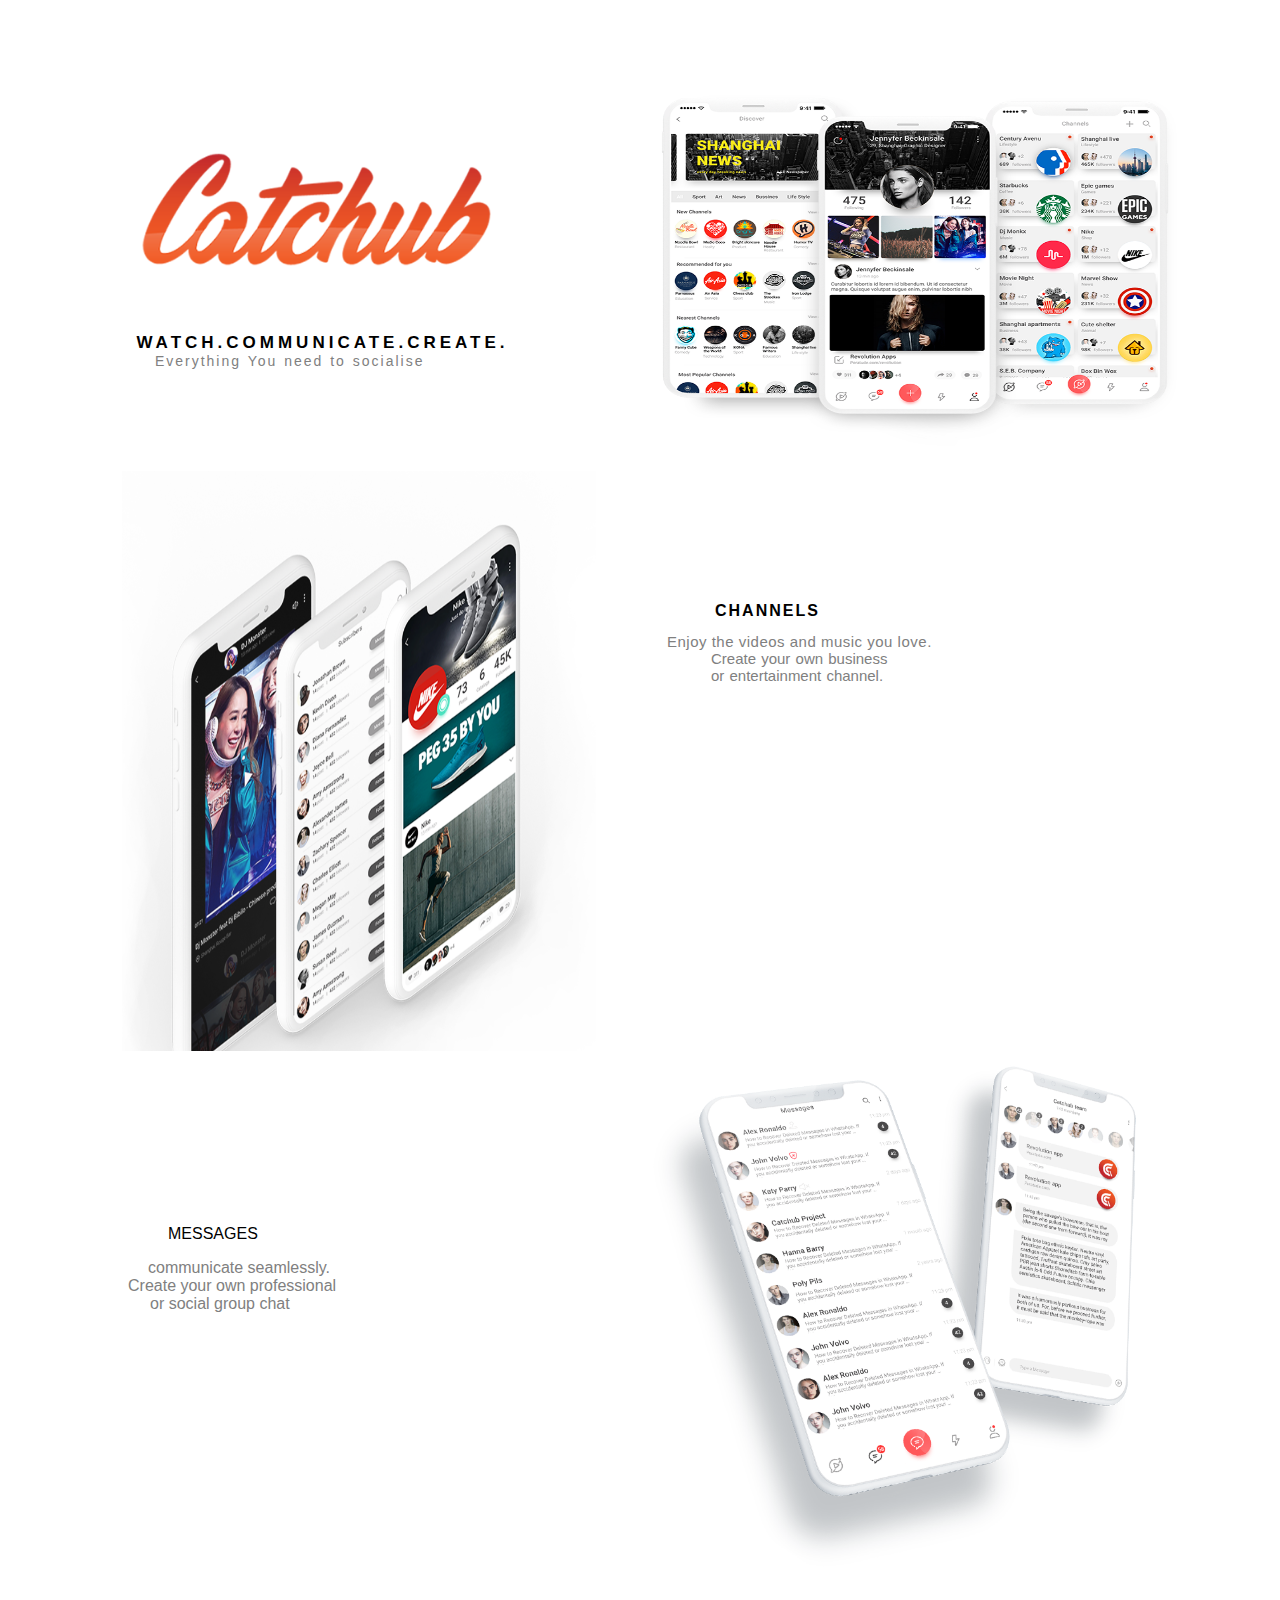
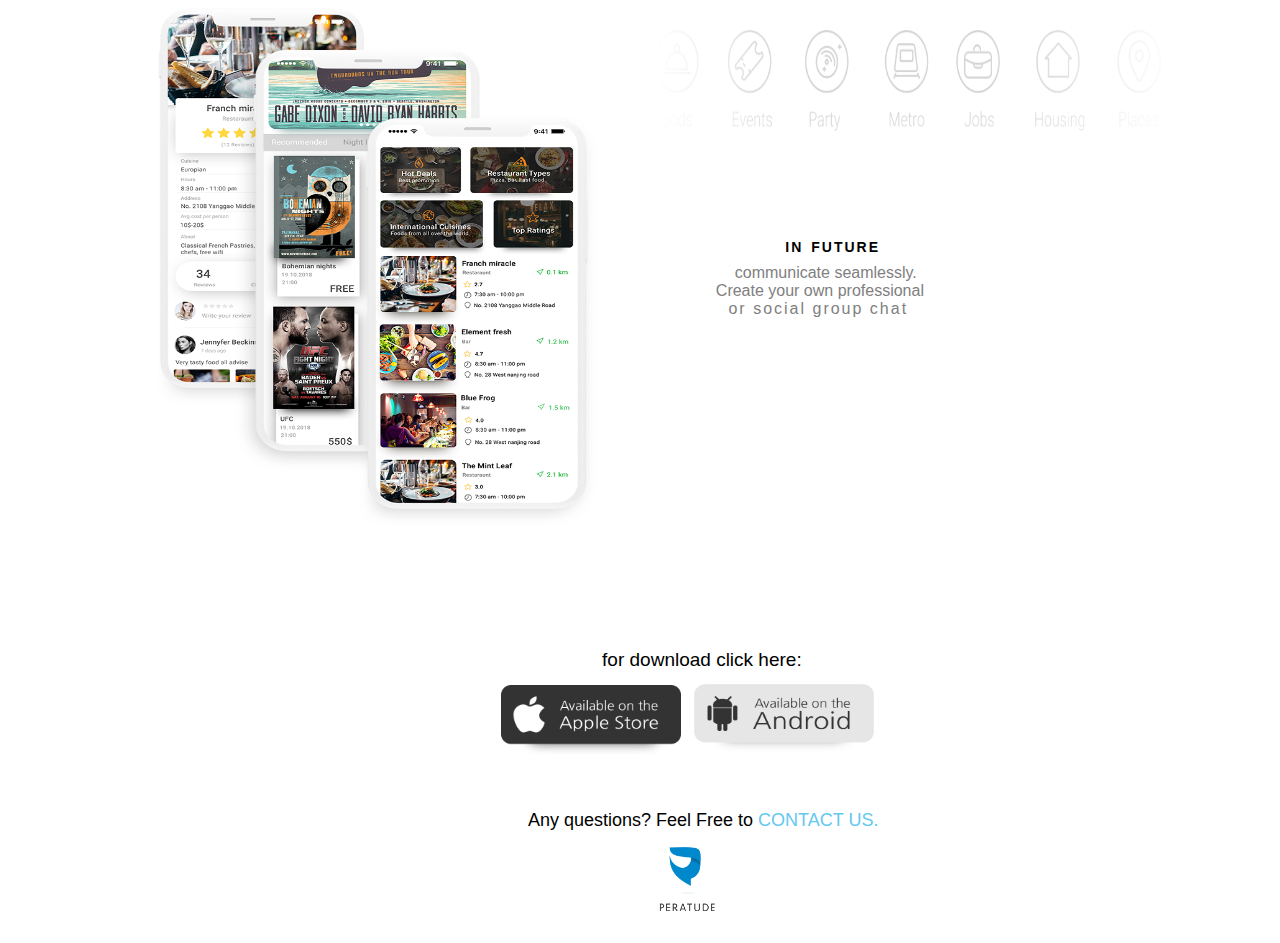
<file: page design/index.html>
<!DOCTYPE html>
<html lang="eng">

<head>
    <meta name="viewport" content="width=device-width,initial-scale=1.o">
    <title>webpage</title>
    <link rel="stylesheet" href="style.css">

</head>

<body class="body">
    <header>
        <section class="container" style="display: flex; justify-content: space-between;">

            <article class="left" style="width: 50%; height: auto;">
                <figure style="transform: translateX(50px);">
                    <img src="assets/logo.png" alt="Logo" />
                </figure>
                <h1>WATCH.COMMUNICATE.CREATE.</h1>
                <p>Everything You need to socialise</p>

                <section class="logo-container" style="display: flex; justify-content: center; gap: 1%;">
                    <img src="assets/app_store.png" alt="App Store" style="width: 140px; height: 60px;">
                    <img src="assets/play_store.png" alt="Play Store" style="width: 140px; height: 60px;">
                </section>
            </article>

            <figure class="right">
                <img src="assets/top_screens.png" alt="mobile phone" style="height: 95%; width:95%;" />
            </figure>

        </section>
    </header>


    <div class="container2" style="display:flex;height:580px;width:100%;">
        <div class="left2" style="display:coloumn;">
            <img src="assets/sec_screens.png" alt="mobile" style="height:118%;width:75%;">
        </div>

        <div class="right2" style="padding-top:3%;font-size:9px;">
            <h2 style="padding-left:75px;letter-spacing:2px;padding-top:80px;font-size:16px;">CHANNELS</h2>
            <p2 style="padding-left:27px; color:gray; letter-spacing:0.5px;font-size:15px;">
                Enjoy the videos and music you love.
            </p2>
            </br>
            <p3 style="color:gray; font-size:15px;padding-left:71px;word-spacing:1px;">Create your own business</p3>
            </br>
            <p4 style="color:gray; font-size:15px; padding-left:71px;word-spacing:1px;">or entertainment channel.
            </p4>
        </div>
    </div>
    <div class="container3" style="display:flex; width:100%;height:100%;">
        <div class="left3" style="width:50%;">
            <p color:black;font-size:18px; letter-spacing:2px;>MESSAGES</p>
            <p1 font-size:17px;margin-top:1px;>communicate seamlessly.</p1>
            </br>
            <p2 font-size:17px; letter-spacing:0px;margin-top:1px;>Create your own professional
            </p2>
            </br>
            <p3 font-size:17px; letter-spacing:2px;margin-top:1px;>or social group chat</p3>
        </div>
        <div class="right3">
            <img src="assets/thhh_screens.png" alt=" mobilephone" style="width:77%;height:100%;">

        </div>

    </div>
    <div class="container4" style="display:flex;width:100%;height:auto;">
        <div class="left4" style="width:50%; height:auto;">
            <img src="assets/for_screens.png" alt="design" style="width:85%;height:87%;">
        </div>
        <div class="right4" style="width:50%; height:auto;">
            <img src="assets/vectors.png" style="width:80%; height:15%;">
            <h1 style="font-size:14px;letter-spacing: 1px;word-spacing: 2px;letter-spacing:2px;">IN FUTURE</h1>
            <p1 style="font-size:16px;margin-top:1px;color:gray;">communicate seamlessly.</p1>
            </br>
            <p2 style="font-size:16px; letter-spacing:0px;margin-top:1px;color:gray;">Create your own professional
            </p2>
            </br>
            <p3 style="font-size:16px; letter-spacing:2px;margin-top:1px;color:gray;">or social group chat</p3>
        </div>
    </div>
    <footer class="footer" style="width:100%; height:200%;">
        <h1 style="color:black; font-size:19px;font-weight: normal;">for download click here:</h1>
        </div>
        <div class="logo" style="display:flex; align-items:center;">
            <div class="logo1">
                <img src="assets/app_store.png" alt="logo;" style="width:180px; height:70px;">
            </div>
            <div class="logo2">
                <img src="assets/play_store.png" alt="logo;" style="width:180px;height:70px;">
            </div>
        </div>
        <div class="p" style="text-align:center; color:black;display:column;margin-top:4%;flex-direction:column;
    font-size:18px;">Any questions? Feel Free to <span class="blue" style="color:rgb(100, 200, 239)">CONTACT US.</span>
        </div>
        <div class="img">
            <img src="assets/peratude.png" style="align-items: center;width:90px;height:100px;">
        </div>
    </footer>
</file>
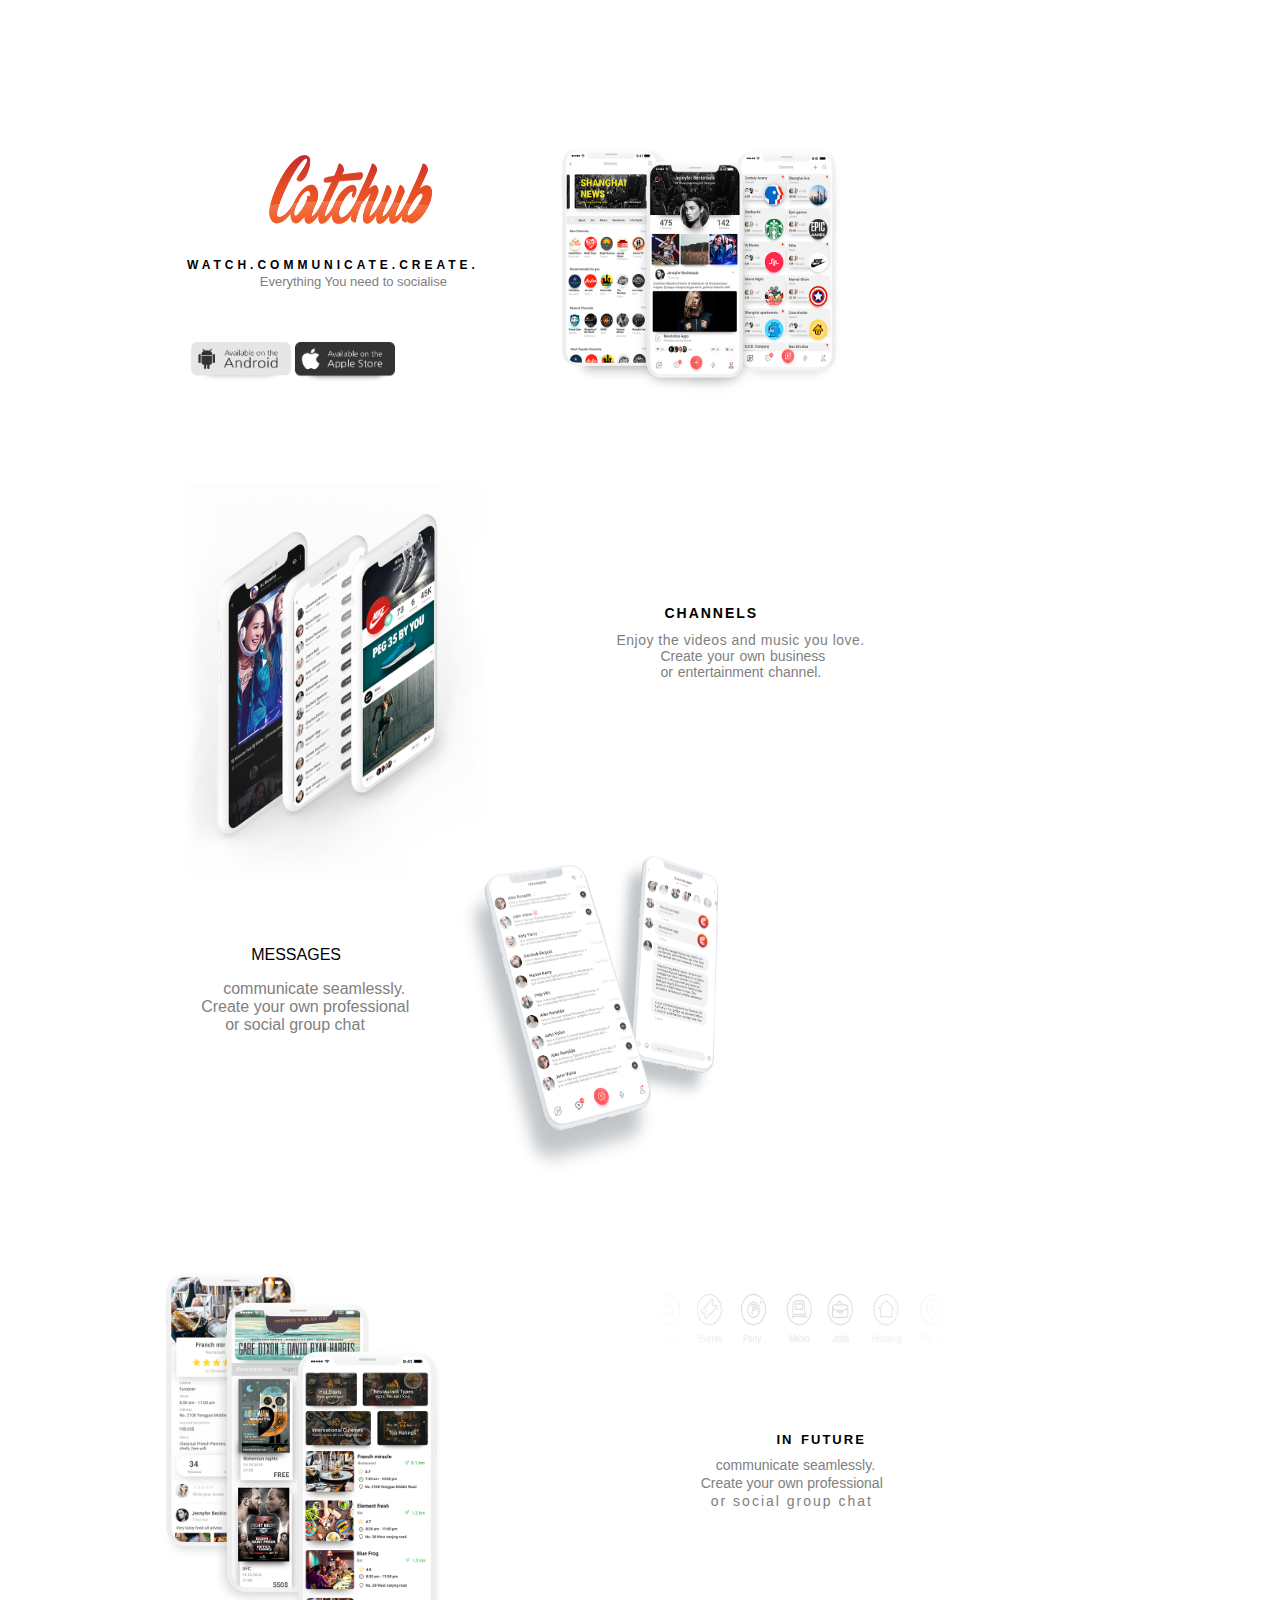
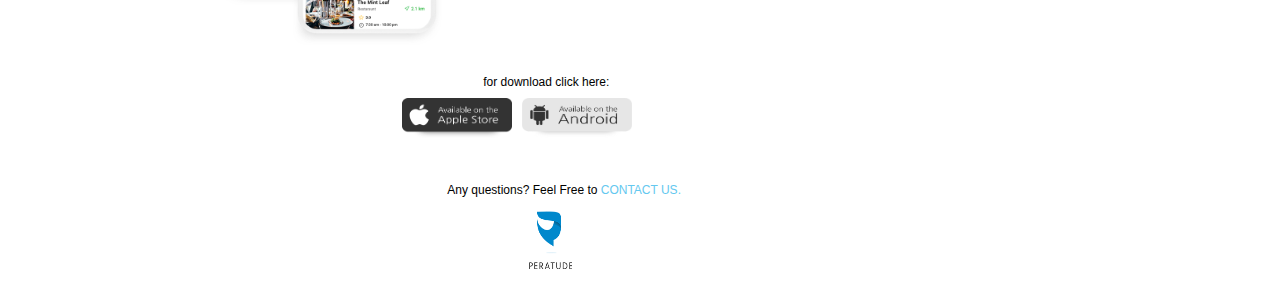
<file: webbbb/file.html>
<!DOCTYPE html>
<html lang="eng">

<head>
    <meta charset="UTF-8">
    <meta name="viewport" content="width=device-width,initial-scale=1.o">
    <title>webpage</title>
    <link rel="stylesheet" href="file.css">

</head>

<body class="body">
    <header>


        <div class="container">
            <div class="left" style=" width: 40%;  height: auto;">
                <img src="assets/logo.png">
                <h1>WATCH.COMMUNICATE.CREATE.</h1>
                <p1>Everything You need to socialise</p1>
                <div class="logo">
                    <div class="logo11" style="height:9px;">
                        <img src="assets/play_store.png" style="height:40px; width:100px;">
                    </div>
                    <div class="logo22" style="height:9px;">
                        <img src="assets/app_store.png" style="height:40px; width:100px;">
                    </div>
                </div>
            </div>

            <div class="right">
                <img src="assets/top_screens.png" alt="mobile phone" style="height:125%;width:315px;">
            </div>
        </div>
        <div class="container2" style="display:flex;height:300px;">
            <div class="left2" style="display:coloumn;">
                <img src="assets/sec_screens.png" alt="mobile" style="height:400px;width:300px;">
            </div>

            <div class="right2" style="padding-top:3%;font-size:9px;">
                <h2 style="padding-left:75px;letter-spacing:2px;padding-top:80px;font-size:14px;">CHANNELS</h2>
                <p2 style="padding-left:27px; color:gray; letter-spacing:0.5px;font-size:14px;">
                    Enjoy the videos and music you love.
                </p2>
                </br>
                <p3 style="color:gray; font-size:14px;padding-left:71px;word-spacing:1px;">Create your own business</p3>
                </br>
                <p4 style="color:gray; font-size:14px; padding-left:71px;word-spacing:1px;">or entertainment channel.
                </p4>
            </div>
        </div>
        <div class="container3" style="display:flex; width:80%;height:auto;margin:5%;">
            <div class="left3">
                <p color:black;font-size:14px; letter-spacing:2px;>MESSAGES</p>
                <p1 font-size:14px;margin-top:1px;>communicate seamlessly.</p1>
                </br>
                <p2 font-size:14px; letter-spacing:0px;margin-top:1px;>Create your own professional
                </p2>
                </br>
                <p3 font-size:14px; letter-spacing:2px;margin-top:1px;>or social group chat</p3>
            </div>
            <div class="right3">
                <img src="assets/thhh_screens.png" alt=" mobilephone" style="width:260px;height:330px;">

            </div>

        </div>
        <div class="container4" style="display:flex;width:80%;height:auto;">
            <div class="left4" style="width:50%; height:auto;">
                <img src="assets/for_screens.png" alt="design" style="width:340px;height:420px;">
            </div>
            <div class="right4" style="width:50%; height:auto;">
                <img src="assets/vectors.png" style="width:290px; height:50px;">
                <h1 style="font-size:13px;letter-spacing: 1px;word-spacing: 2px;letter-spacing:2px;">IN FUTURE</h1>
                <p1 style="font-size:14px;margin-top:1px;color:gray;">communicate seamlessly.</p1>
                </br>
                <p2 style="font-size:14px; letter-spacing:0px;margin-top:1px;color:gray;">Create your own professional
                </p2>
                </br>
                <p3 style="font-size:14px; letter-spacing:2px;margin-top:1px;color:gray;">or social group chat</p3>
            </div>
        </div>
        <footer class="footer" style="width:80%; height:auto;">
            <h1 style="color:black; font-size:12px;font-weight: normal;">for download click here:</h1>
            </div>
            <div class="logo" style="display:flex; align-items:center;">
                <div class="logo1">
                    <img src="assets/app_store.png" alt="logo;" style="width:110px; height:40px;">
                </div>
                <div class="logo2">
                    <img src="assets/play_store.png" alt="logo;" style="width:110px;height:40px;">
                </div>
            </div>
            <div class="p" style="text-align:center; color:black;display:column;margin-top:4%;flex-direction:column;
    font-size:12px;">Any questions? Feel Free to <span class="blue" style="color:rgb(100, 200, 239)">CONTACT US.</span>
            </div>
            <div class="img">
                <img src="assets/peratude.png" style="align-items: center;width:70px;height:90px;">
            </div>
        </footer>
</file>
<file: page design/style.css>
.body {
    background-color: white;
    font-family: Arial, sans-serif;
    width: aut0;
    height: auto;

}

.container {
    background-color: white;
    height: 450px;
    width: auto;
    display: flex;
    flex-direction: row;



}

.left {
    background-color: white;

}

.left img {
    width: 80%;
    height: 90%;
    align-items: center;
    margin-top: 18%;


}

.left h1 {
    color: black;
    padding-left: 21%;
    font-size: 17px;
    padding-top: 0%;
    margin: 0%;
    word-spacing: 17px;
    letter-spacing: 4px;
}

.left p {
    color: gray;
    font-size: 14px;
    padding-left: 24%;
    padding-top: 0px;
    margin-top: 1%;
    word-spacing: 1px;
    letter-spacing: 2px;
    margin: 0%;
}



.right {
    background-color: white;
    display: flex;
    flex-direction: row;
    margin-left: 0%;
    width: 50%;
    height: auto;
}



.right img {
    display: flex;
    padding-top: 7%;
    padding-left: 0px;

}

.container2 {
    background-color: white;
    width: auto;
    height: auto;
    margin-top: 1%;

}

.left2 {
    padding-top: 0%;
    display: flex;
    background-color: white;
    width: 50%;
}

.left2 img {
    padding-left: 18%;
}

.left2 p {
    display: flex;
    flex-direction: column;
}

.right2 {
    background-color: white;
    height: auto;
    width: 50%;
}

.right2 h2 {
    color: black;
    letter-spacing: 3%;
    display: flex;
}

.container3 {
    background-color: white;
    width: 100%;
    height: 100px;

}

.left3 {
    background-color: white;
    padding-left: 0%;
}

.left3 p {
    padding-left: 160px;
    padding-top: 25%;
    color: black;
}

.left3 p1 {
    padding-left: 140px;
    margin-top: 1%;
    color: gray;
}

.left3 p2 {
    padding-left: 120px;
    margin-top: 1%;
    color: gray;
}

.left3 p3 {
    padding-left: 142px;
    margin-top: 1%;
    color: gray;
}

.right3 {
    background-color: white;
    width: 50%;
    height: auto;
}

.right3 img {
    padding-left: 2%;
}

.container4 {
    margin-top: 0%;
    background-color: white;
}

.left4 {
    background-color: white;
    padding-top: 0%;
    padding-left: 0%;
    margin-left: 0%;
}

.left4 img {
    padding-left: 16%;
}

.right4 {
    background-color: white;

}



.right4 img {
    padding-left: 15px;
    padding-top: 10%;
}

.right4 h1 {
    padding-left: 23%;
    padding-top: 15%;
}

.right4 p1 {
    padding-left: 15%;
}

.right4 p2 {

    padding-left: 12%;
}

.right4 p3 {
    padding-left: 14%;
}

.footer {
    background-color: white;
}

.footer h1 {
    align-items: center;
    padding-left: 47%;
}

.logo {
    display: flex;
}

.logo1 {
    padding-left: 39%;
    padding-top: 1px;
}

.logo2 {
    padding-left: 1%;
    padding-top: 0px;
}

.p {
    text-align: center;
    padding-left: 10%;
    margin-top: 10%;

}

.img {
    align-items: center;
    padding-left: 50%;
}
</file>
<file: webbbb/file.css>
.body {
    background-color: white;
    font-family: Arial, sans-serif;
    width: aut0;
    height: auto;
}

.container {
    background-color: white;
    height: 230px;
    width: 80%;
    margin: 0px;
    display: flex;
    flex-direction: row;
    margin: 10%;
}

.left {
    background-color: white;

}

.left img {
    width: 200px;
    height: 120px;
    padding-left: 28%;
    margin-top: 2%;

}

.left h1 {
    color: black;
    padding-left: 13%;
    font-size: 12px;
    padding-top: 0%;
    margin: 0%;
    word-spacing: 3px;
    letter-spacing: 4px;
}

.left p1 {
    color: gray;
    font-size: 13px;
    padding-left: 31%;
    padding-top: 0px;
    margin-top: 1%;
    word-spacing: 5%;
    letter-spacing: 2%;
    margin: 0%;
}

.logo {
    display: flex;
}

.logo11 {
    padding-top: 50px;
    padding-left: 7%;
}

.logo22 {
    padding-top: 50px;
    padding-left: 1%;
}

.right {
    background-color: white;
    display: flex;
    flex-direction: row;
    margin-left: 0%;
    width: 50%;
}



.right img {
    display: flex;
    padding-top: 0%;
    padding-left: 0%;
    margin-left: 0%;

}

.container2 {
    background-color: white;
    width: 80%;
    height: auto;
    margin-top: 0%;
    margin-left: 10%;
    margin-right: 10%;

}

.left2 {
    padding-left: 5%;
    padding-top: 0%;
    display: flex;
    background-color: white;
    width: 40%;
}

.left2 p {
    display: flex;
    flex-direction: column;
}

.right2 h2 {
    color: black;
    letter-spacing: 3%;
    display: flex;
}

.container3 {
    background-color: white;
    width: 80%;
    height: auto;
}

.left3 p {
    padding-left: 180px;
    padding-top: 25%;
    color: black;
}

.left3 p1 {
    padding-left: 152px;
    margin-top: 1%;
    color: gray;
}

.left3 p2 {
    padding-left: 130px;
    margin-top: 1%;
    color: gray;
}

.left3 p3 {
    padding-left: 154px;
    margin-top: 1%;
    color: gray;
}

.right3 {
    background-color: white;
    width: 50%;
    height: auto;
}

.right3 img {
    padding-left: 10%;
}

.container4 {
    margin-top: 0%;
    background-color: white;
    margin-left: 10%;
    margin-right: 10%;
}

.left4 {
    background-color: white;
}

.right4 {
    background-color: white;
}



.right4 img {
    padding-left: 15px;
    padding-top: 10%;
}

.right4 h1 {
    padding-left: 27%;
    padding-top: 15%;
}

.right4 p1 {
    padding-left: 15%;
}

.right4 p2 {

    padding-left: 12%;
}

.right4 p3 {
    padding-left: 14%;
}

.footer {
    background-color: white;
}

.footer h1 {
    align-items: center;
    padding-left: 47%;
}

.logo {
    display: flex;
}

.logo1 {
    padding-left: 39%;
    padding-top: 1px;
}

.logo2 {
    padding-left: 1%;
    padding-top: 0px;
}

.p {
    text-align: center;
    padding-left: 10%;
    margin-top: 10%;

}

.img {
    align-items: center;
    padding-left: 50%;
}
</file>
